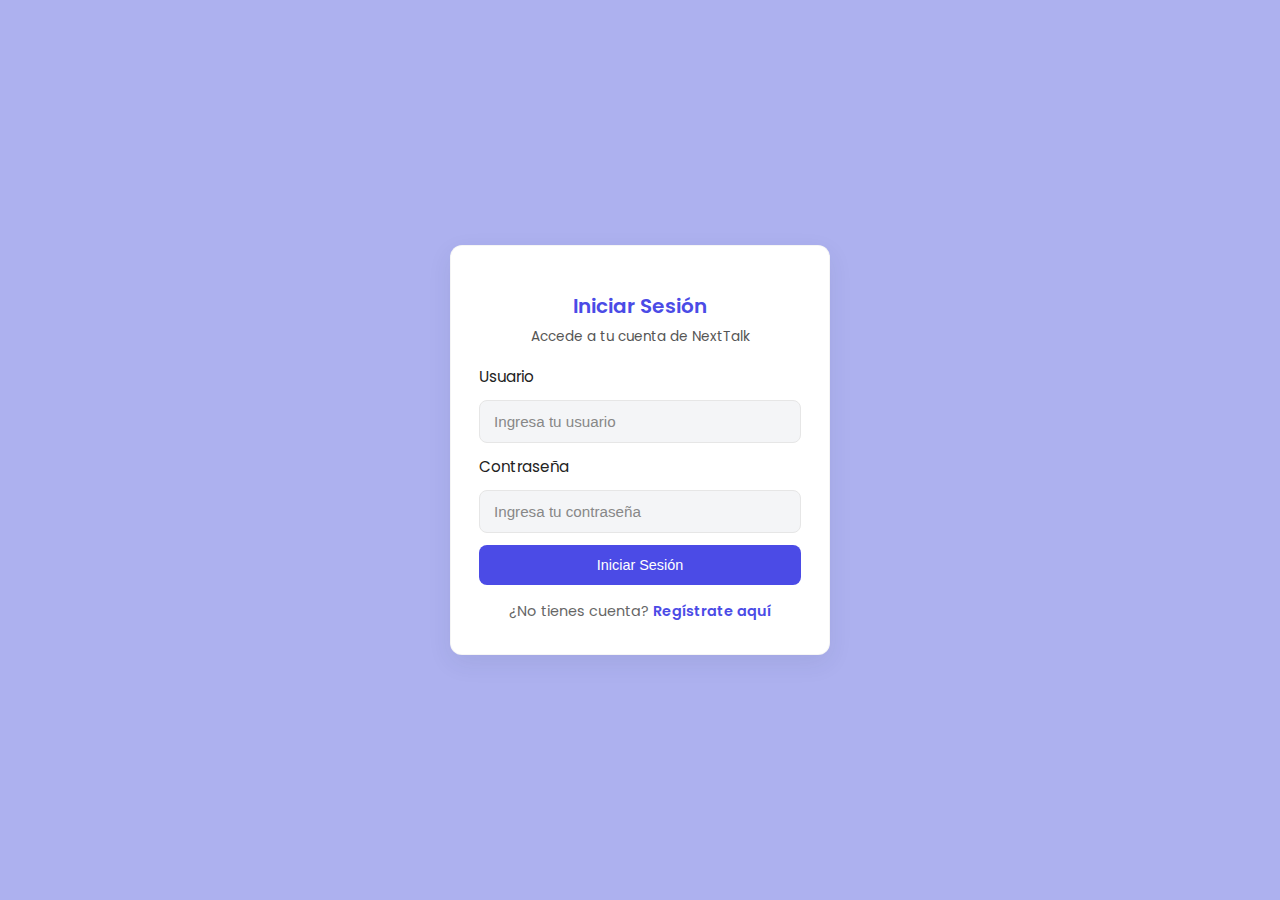
<file: frontend/frontend/index.html>
<!doctype html>
<html lang="es">
<head>
  <meta charset="utf-8" />
  <meta name="viewport" content="width=device-width,initial-scale=1" />
  <title>NextTalk</title>
    <!-- Tipografía Poppins -->
    <link rel="preconnect" href="https://fonts.googleapis.com">
    <link rel="preconnect" href="https://fonts.gstatic.com" crossorigin>
    <link href="https://fonts.googleapis.com/css2?family=Poppins:wght@300;400;500;600;700&display=swap" rel="stylesheet">
  <link rel="stylesheet" href="styles/main.css" />
</head>
<body>
  <!-- Sección de inicio de sesión -->
  <section class="card" id="login">
    <h2>Iniciar Sesión</h2>
    <div class="subtitle">Accede a tu cuenta de NextTalk</div>
    <div class="row">
      <div>
        <label class="field-label" for="user">Usuario</label>
        <input id="user" autocomplete="username" placeholder="Ingresa tu usuario" />
      </div>
      <div>
        <label class="field-label" for="pass">Contraseña</label>
        <input id="pass" type="password" autocomplete="current-password" placeholder="Ingresa tu contraseña" />
      </div>
    </div>
    <button id="btnLogin">Iniciar Sesión</button>
    <p id="loginMsg" class="muted"></p>
    <div class="register-link">
      <span>¿No tienes cuenta? </span>
      <a href="#" id="showRegister">Regístrate aquí</a>
    </div>
  </section>

  <!-- Sección de registro -->
  <section class="card hidden" id="register">
    <h2>Crear Cuenta</h2>
    <div class="subtitle">Únete a NextTalk</div>
    <div class="row">
      <div>
        <label class="field-label" for="regUsername">Usuario</label>
        <input id="regUsername" autocomplete="username" placeholder="Elige un nombre de usuario" />
      </div>
      <div>
        <label class="field-label" for="regFullName">Nombre Completo</label>
        <input id="regFullName" autocomplete="name" placeholder="Tu nombre completo" />
      </div>
      <div>
        <label class="field-label" for="regPassword">Contraseña</label>
        <input id="regPassword" type="password" autocomplete="new-password" placeholder="Crea una contraseña" />
      </div>
      <div>
        <label class="field-label" for="regPasswordConfirm">Confirmar Contraseña</label>
        <input id="regPasswordConfirm" type="password" autocomplete="new-password" placeholder="Confirma tu contraseña" />
      </div>
    </div>
    <button id="btnRegister">Crear Cuenta</button>
    <p id="registerMsg" class="muted"></p>
    <div class="register-link">
      <span>¿Ya tienes cuenta? </span>
      <a href="#" id="showLogin">Inicia sesión</a>
    </div>
  </section>

  <!-- Sección principal del chat -->
  <section class="card hidden" id="chat">
    <div class="chat-layout">
      <header class="bar">
        <div class="header-left">
          <span class="header-icon">
            <svg width="24" height="24" viewBox="0 0 24 24" fill="none" xmlns="http://www.w3.org/2000/svg">
              <circle cx="12" cy="12" r="10" stroke="currentColor" stroke-width="1.5"/>
              <rect x="7" y="8" width="10" height="6" rx="1" stroke="currentColor" stroke-width="1.5"/>
              <line x1="7" y1="11" x2="17" y2="11" stroke="currentColor" stroke-width="1.5"/>
            </svg>
          </span>
          <span class="header-title">NextTalk</span>
        </div>
        <div class="chat-actions">
          <button id="btnJoinCall" class="icon-btn video-call-btn" title="Unirse a videollamada grupal">
            <svg width="22" height="22" viewBox="0 0 24 24" fill="none" xmlns="http://www.w3.org/2000/svg">
              <rect x="2" y="6" width="14" height="12" rx="2" stroke="currentColor" stroke-width="1.8"/>
              <path d="M16 10L22 7V17L16 14V10Z" stroke="currentColor" stroke-width="1.8" stroke-linejoin="round"/>
            </svg>
          </button>
          <span class="icon bell">
            <svg width="20" height="20" viewBox="0 0 20 20" fill="none" xmlns="http://www.w3.org/2000/svg">
              <path d="M10 2C8.5 2 7.5 3 7.5 4.5V5C5.5 5.5 4 7 4 9V13L2 15V16H18V15L16 13V9C16 7 14.5 5.5 12.5 5V4.5C12.5 3 11.5 2 10 2Z" stroke="currentColor" stroke-width="1.2" stroke-linecap="round" stroke-linejoin="round"/>
              <path d="M8.5 16C8.5 17.1046 9.39543 18 10.5 18C11.6046 18 12.5 17.1046 12.5 16" stroke="currentColor" stroke-width="1.2" stroke-linecap="round"/>
            </svg>
          </span>
        </div>
      </header>
      <div class="chat-content">
        <aside class="sidebar">
          <div class="sidebar-users">
            <div class="sidebar-title">Conectados:</div>
            <ul id="userList">
              <!-- Lista dinámica de usuarios conectados -->
            </ul>
          </div>
          <button id="btnLogout" class="sidebar-logout">Salir</button>
        </aside>
        <div class="chat-main">
          <main id="messages" aria-live="polite"></main>
          <footer class="composer">
          <div class="input-wrapper">
            <input id="txt" placeholder="Mensaje..." />
            <label class="file" title="Adjuntar archivo" aria-label="Adjuntar archivo">
              <input id="file" type="file" />
              <svg width="20" height="20" viewBox="0 0 24 24" fill="none" xmlns="http://www.w3.org/2000/svg" aria-hidden="true">
                <path d="M12 5v14M5 12h14" stroke="currentColor" stroke-width="3" stroke-linecap="round"/>
              </svg>
            </label>
          </div>
          <button id="send">&#x27A4;</button>
          </footer>
        </div>
      </div>
    </div>
  </section>

  <!-- Modal de Videollamada Grupal -->
  <div id="videoCallModal" class="modal hidden">
    <div class="modal-content video-call-modal">
      <div class="video-call-header">
        <div class="call-info">
          <h3>Videollamada Grupal</h3>
          <span id="participantCount" class="participant-count">0 participantes</span>
        </div>
        <div class="call-header-buttons">
          <button id="btnMaximizeCall" class="maximize-btn" title="Maximizar">⛶</button>
          <button id="btnLeaveCall" class="leave-call-btn">Salir</button>
        </div>
      </div>
      
      <div class="video-call-container">
        <!-- Grid de videos de participantes -->
        <div id="videoGrid" class="video-grid">
          <!-- Los videos se agregarán dinámicamente aquí -->
        </div>
        
        <!-- Panel lateral con lista de participantes -->
        <div class="call-sidebar">
          <div class="call-sidebar-header">
            <h4>Participantes</h4>
          </div>
          <ul id="callParticipants" class="call-participants-list">
            <!-- Lista dinámica de participantes -->
          </ul>
        </div>
      </div>
      
      <!-- Controles de la llamada -->
      <div class="video-call-controls">
        <button id="btnToggleMic" class="control-btn mic-btn" title="Silenciar micrófono">
          <svg width="24" height="24" viewBox="0 0 24 24" fill="white" xmlns="http://www.w3.org/2000/svg">
            <path d="M12 1C10.34 1 9 2.34 9 4V12C9 13.66 10.34 15 12 15C13.66 15 15 13.66 15 12V4C15 2.34 13.66 1 12 1Z"/>
            <path d="M17 11C17 14.31 14.31 17 11 17M7 11C7 14.31 9.69 17 13 17M12 17V21M9 21H15" stroke="white" stroke-width="1.5" stroke-linecap="round"/>
          </svg>
        </button>
        
        <button id="btnToggleCam" class="control-btn cam-btn" title="Desactivar cámara">
          <svg width="24" height="24" viewBox="0 0 24 24" fill="none" xmlns="http://www.w3.org/2000/svg">
            <rect x="2" y="6" width="14" height="12" rx="2" stroke="white" stroke-width="1.8"/>
            <path d="M16 10L22 7V17L16 14V10Z" stroke="white" stroke-width="1.8"/>
          </svg>
        </button>
        
        <button id="btnShareScreen" class="control-btn screen-btn" title="Compartir pantalla">
          <svg width="24" height="24" viewBox="0 0 24 24" fill="none" xmlns="http://www.w3.org/2000/svg">
            <rect x="2" y="3" width="20" height="14" rx="2" stroke="white" stroke-width="1.8"/>
            <path d="M8 21h8M12 17v4" stroke="white" stroke-width="1.8" stroke-linecap="round"/>
          </svg>
        </button>
      </div>
    </div>
  </div>

  <script type="module" src="app.js"></script>
</body>
</html>
</file>
<file: frontend/frontend/styles/main.css>
/* Orden de importación para preservar la cascada */
@import url('./_variables.css');
@import url('./_base.css');

/* Features de auth antes del layout (para tarjetas iniciales) */
@import url('./features/auth.css');

/* Layout general del chat y cabecera */
@import url('./layout/chat-layout.css');

/* Componentes de mensajes y archivos */
@import url('./components/messages.css');
@import url('./components/files.css');

/* Feature: videollamada */
@import url('./features/video-call.css');

/* Utilidades y responsive al final */
@import url('./utilities.css');
@import url('./responsive.css');
</file>
